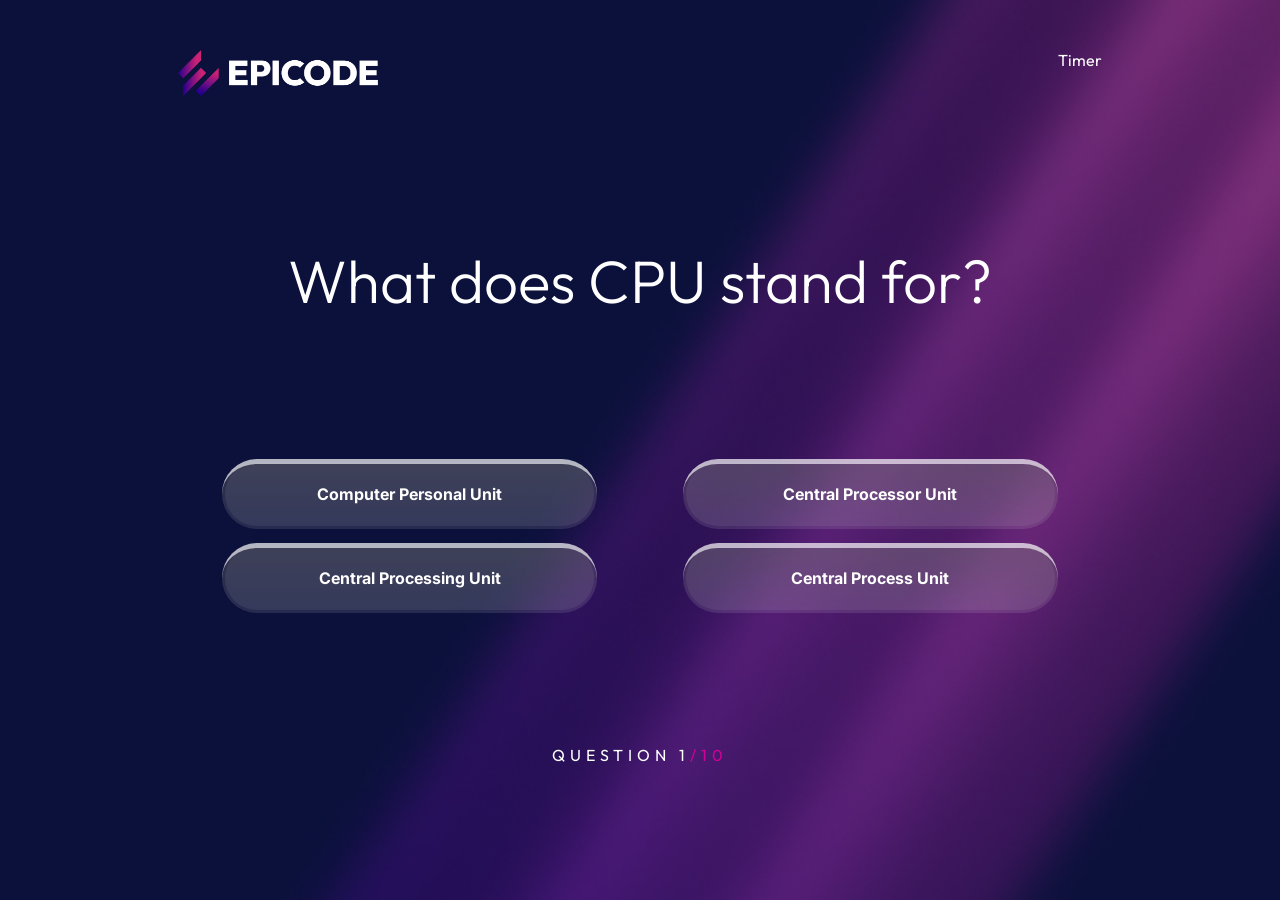
<file: index.html>
<!DOCTYPE html>
<html lang="en">
<head>
    <meta charset="UTF-8">
    <meta http-equiv="X-UA-Compatible" content="IE=edge">
    <meta name="viewport" content="width=device-width, initial-scale=1.0">
    <title>Document</title>
    <link rel="preconnect" href="https://fonts.googleapis.com">
    <link rel="preconnect" href="https://fonts.gstatic.com" crossorigin>
    <link href="https://fonts.googleapis.com/css2?family=Inter:wght@300;400;700&family=Outfit:wght@200;300;400;700&display=swap" rel="stylesheet">
    <link rel="stylesheet" href="styles.css">
</head>
<body>
    <div class="main">

        <div class="header">
            <img class="logo" src="./assets/epicode_logo.png" alt="#">
            <span class="timer">Timer</span>
        </div>

        <div class="quiz-showcase" id="quizShowcase">
            
        </div>
        <div class="q-count">
            Question 1<span>/10</span>
        </div>

        <div class="controls" style="display: none;">
            <button class="next-btn" id="nextBtn">Next</button>
            <button class="start-btn" id="startBtn">Start</button>
            <button class="submit-btn" id="submitBtn">Submit</button>
        </div>
        

        
    </div>
    

    
<script type="module" src="index.js"></script>



<!-- <div class="header">
        <span>Logo</span>
        <span>Timer</span>
    </div>

    <div class="body-benchmark">
        <p>Question</p>
        <div class="option-container">
            <span>Option</span>
            <span>Option</span>
            <span>Option</span>
            <span>Option</span>
        </div>
    </div> -->
</body>

</html>
</file>
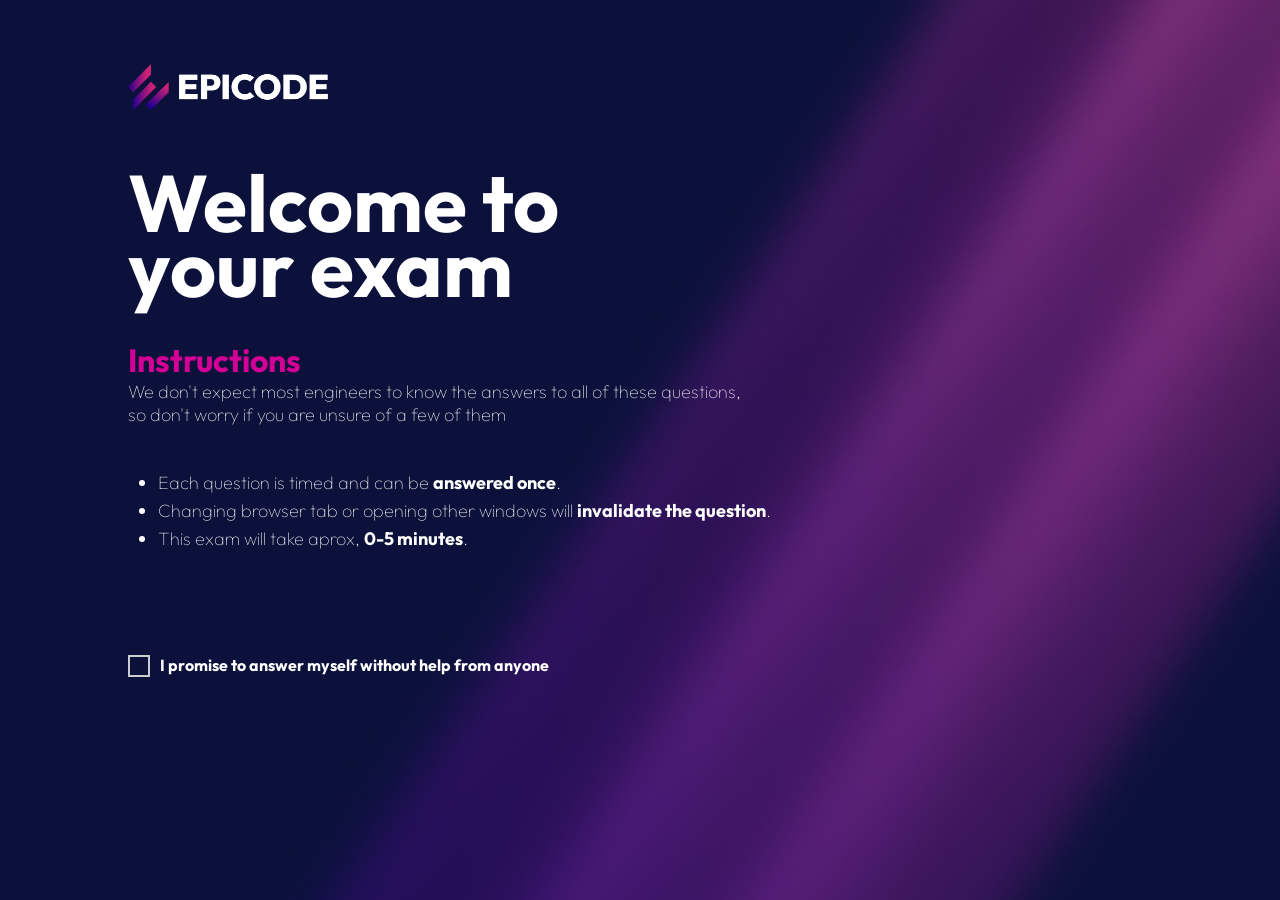
<file: pages/welcome.html>
<!DOCTYPE html>
<html lang="en">
<head>
    <meta charset="UTF-8">
    <meta http-equiv="X-UA-Compatible" content="IE=edge">
    <meta name="viewport" content="width=device-width, initial-scale=1.0">
    <title>Welcome</title>
    <link rel="preconnect" href="https://fonts.googleapis.com">
    <link rel="preconnect" href="https://fonts.gstatic.com" crossorigin>
    <link href="https://fonts.googleapis.com/css2?family=Inter:wght@300;400;700&family=Outfit:wght@200;300;400;700&display=swap" rel="stylesheet">
    <link href="../css/welcome.css" rel="Stylesheet"/>
</head>
<body>
    <div class="welcome-body">
        <div class="header">
            <img class="logo" src="../assets/epicode_logo.png" alt="logo2">
        </div>

        <div class="heading-welcome">
            <h1>Welcome to <br> your exam</h1>
        </div>

        <div class="instructions-container">
            <h2 class="heading">Instructions</h2>
            <p class="text">We don't expect most engineers to know the answers to all of these questions, so don't worry if you are unsure of a few of them</p>

           
            <ul class="instructions-list">
                <li class="list-item">Each question is timed and can be <strong>answered once</strong>.</li>
                <li class="list-item">Changing browser tab or opening other windows will <strong>invalidate the question</strong>.</li>
                <li class="list-item">This exam will take aprox, <strong>0-5 minutes</strong>.</li>
            </ul>
        </div>
        <div class="proceed">
            <div class="check-container"> 
                <input type="checkbox" id="checkbox" class="checkbox" id="checked">
                <span class="text">I promise to answer myself without help from anyone</span>
            </div>
            <a href="./benchmark.html" class="proceed-button" id="proceed">PROCEED</a>

        </div>
    </div>
    

    <script>
         const checkBox = document.querySelector('#checkbox')
         const change = document.querySelector('.proceed-button')

        function validate(){
            if(checkBox.checked){
                change.style.display =('block')
            } else{
                change.style.display =('none')
            }
        }

        checkBox.addEventListener('change',validate)
    </script>
</body>
</html>
</file>
<file: styles.css>
* {
    margin: 0;
    padding: 0;
    box-sizing: border-box;
}

body {
    background: url('./assets/bg.jpg') no-repeat center center fixed;
    background-size: cover;
    color: white;
    font-family: Outfit;
}

.header {
    margin: 0 10%;
    padding: 50px;
    display: flex;
    justify-content: space-between;
}

.logo {
    width: 200px;
}

.q-block {
    display: flex;
    flex-direction: column;
    align-items: center;
    justify-content: space-around;
    width: 90vw;
    height: 50vh;
    text-align: center;
    margin: 0 auto;
    margin-top: 60px;
}

.q-block .q-category {
    display: none;
}

.q-block .q-text {
    font-size: 60px;
    margin-bottom: 60px;
    font-weight: 300;
}

.q-options {
    display: flex;
    flex-wrap: wrap;
    justify-content: space-around;
    text-align: center;
    width: 80%;
    font-family: inter;
    font-weight: bold;
}

.q-option:link,
.q-option:visited,
.q-option {
    width: 40%;
    background-color: rgba(200, 200, 200, 0.089);
    display: inline-block;
    border-radius: 100px;
    padding: 20px 50px;
    margin: 10px 0;
    position: relative;
    border: 2px solid transparent;
    cursor: pointer;
}



.q-option::before {
    content: '';
    position: absolute;
    border-radius: 100px;
    border-top: 5px solid rgba(255, 255, 255, 0.65);
    background: linear-gradient(to bottom, rgba(110, 108, 108, 0.376), rgba(255, 255, 255, 0.109));
    box-sizing: inherit;
    top: 0;
    left: 0;
    bottom: 0;
    right: 0;
    z-index: -1000;
    margin: -5px;
    transition: all 0.2s;
}

.q-option:hover::before {
    background-color: #d20094;
}

.q-count {
    text-transform: uppercase;
    letter-spacing: 5px;
    position: absolute;
    bottom: 15%;
    left: 50%;
    transform: translateX(-50%);
}

.q-count span {
    color: #d20094;
}
</file>
<file: css/welcome.css>
* {
    margin: 0;
    padding: 0;
    box-sizing: border-box;
}
body {
    background: url('../assets/bg.jpg') no-repeat center center fixed;
    background-size: cover;
    color: white;
    font-family: Outfit;
}

.header {
    display: flex;
    justify-content: space-between;
}

.logo {
    width: 200px;
    text-align: center;
}

.welcome-body{
    align-content: center;
    margin: 5% 10%;
}



.heading-welcome h1{
    margin-bottom: 30px;
    margin-top: 60px;
    font-size: 80px;
    line-height: 65px;
    font-weight: 700;
}

.instructions-container {
    display: flex;
    flex-direction: column;
    margin-top: 40px;
}

.instructions-container .heading {
    color: #D20094;
    font-size: 32px;
}

.instructions-container .text {
    max-width: 60%;
    font-size: 18px;
    font-weight: 100;
}

.instructions-list {
    margin: 40px 25px;
    font-size: 18px;
    font-weight: 100;
}

.instructions-list .list-item {
    margin: 5px;
}

.proceed{
    display: flex;
    align-items: center;
    justify-content: space-between;
    margin-top: 60px;
}

.proceed .text {
    margin: 0 10px;
    font-weight: 700;
}

.check-container {
    display: flex;
}

.checkbox {
        -webkit-appearance: none;
        border: 2px solid #cacece;
        box-shadow: 0 1px 2px rgba(0,0,0,0.05), inset 0px -15px 10px -12px rgba(0,0,0,0.05);
        padding: 9px;
        display: inline-block;
        position: relative;
}

.checkbox:active,
.checkbox:checked:active {
    box-shadow: 0 1px 2px rgba(0,0,0,0.05), inset 0px 1px 3px rgba(0,0,0,0.1);
}

.checkbox:checked {
	border: 2px solid #adb8c0;
	box-shadow: 0 1px 2px rgba(0,0,0,0.05), inset 0px -15px 10px -12px rgba(0,0,0,0.05), inset 15px 10px -12px rgba(255,255,255,0.1);
	color: #99a1a7;
}

.checkbox:checked:after {
    content: '\2714';
	font-size: 14px;
	position: absolute;
	top: 0px;
	left: 3px;
	color: white;
}

.proceed-button:link,
.proceed-button:visited,
.proceed-button {
    text-decoration: none;
    color: rgba(0, 0, 0, 0.829);
    font-weight: 700;
    background-color: #0ff;
    font-size: 24px;
    padding: 15px 60px;
    box-shadow: 5px 5px 20px;
}

.proceed-button:hover {
    box-shadow: 2px 2px 30px rgba(0, 255, 255, 0.493),
                -2px -2px 30px rgba(0, 255, 255, 0.561);
}

.proceed-button{
    display: none;
}
</file>
